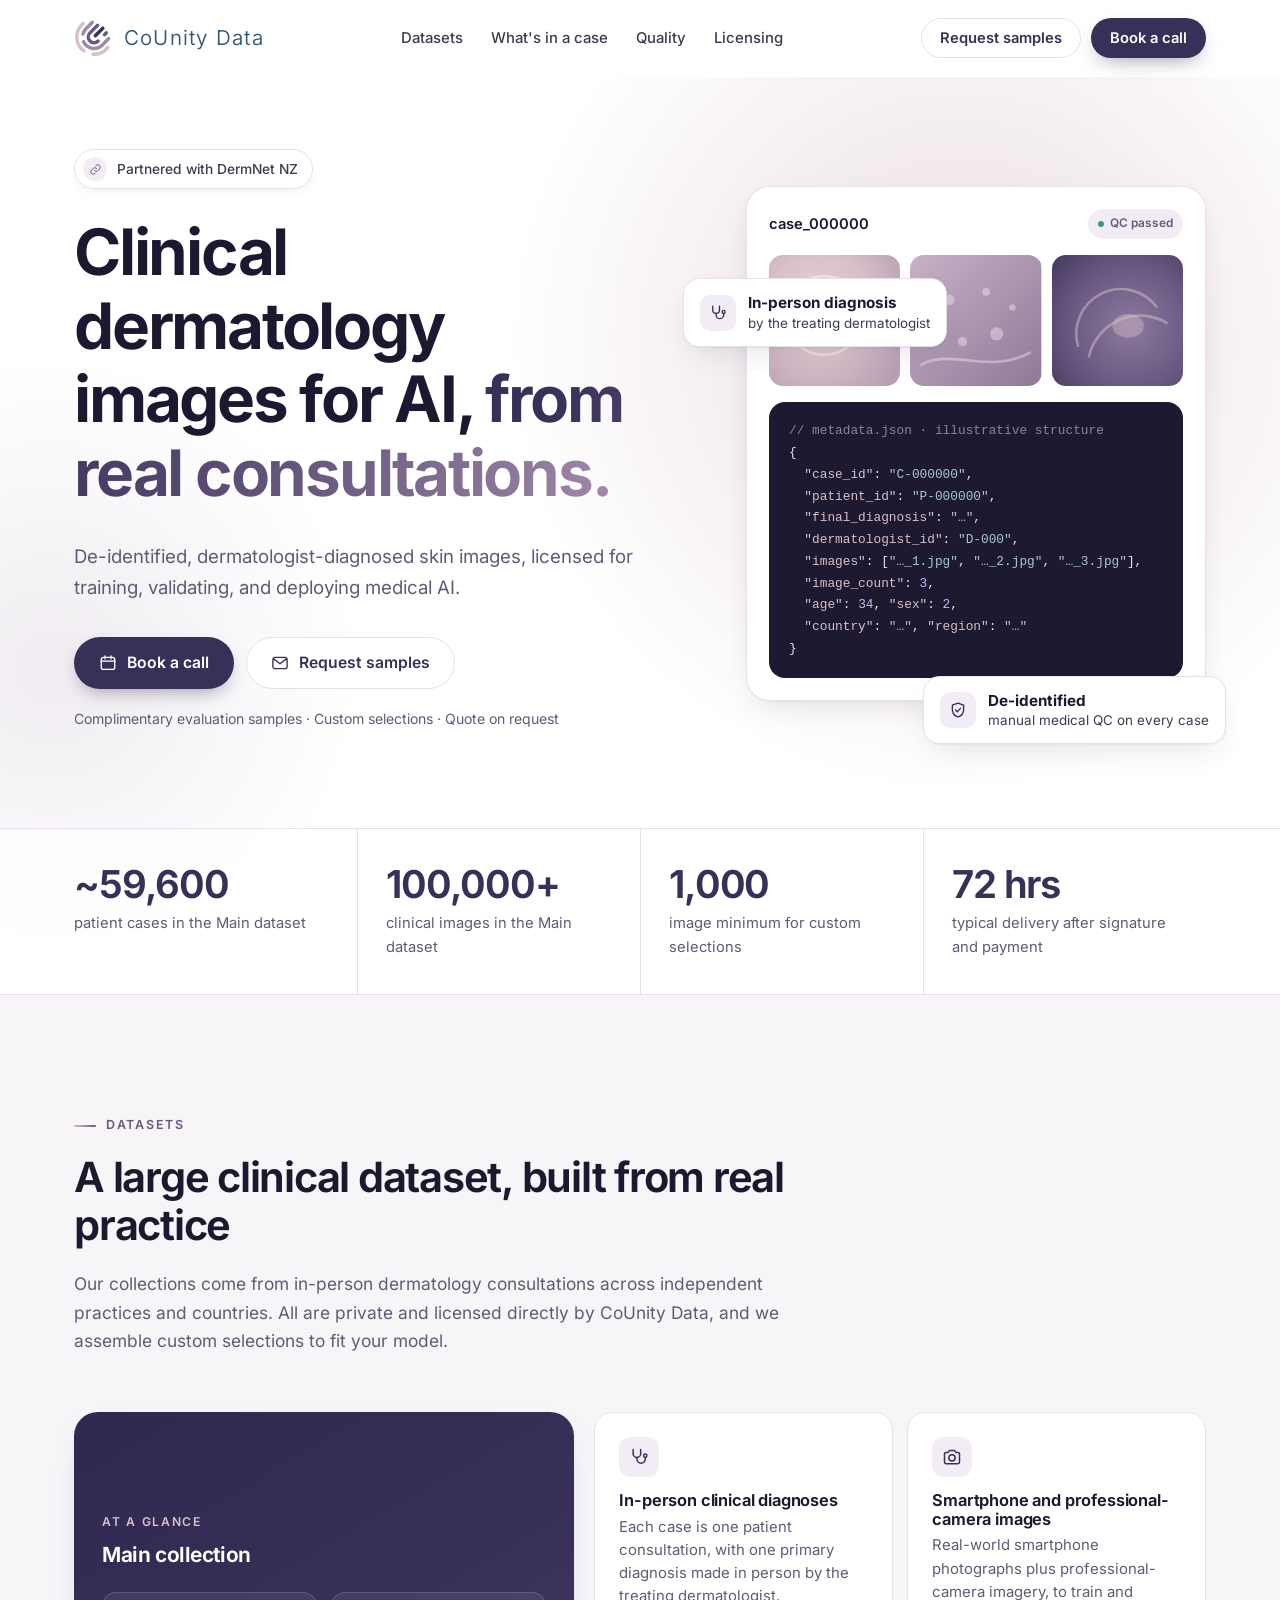
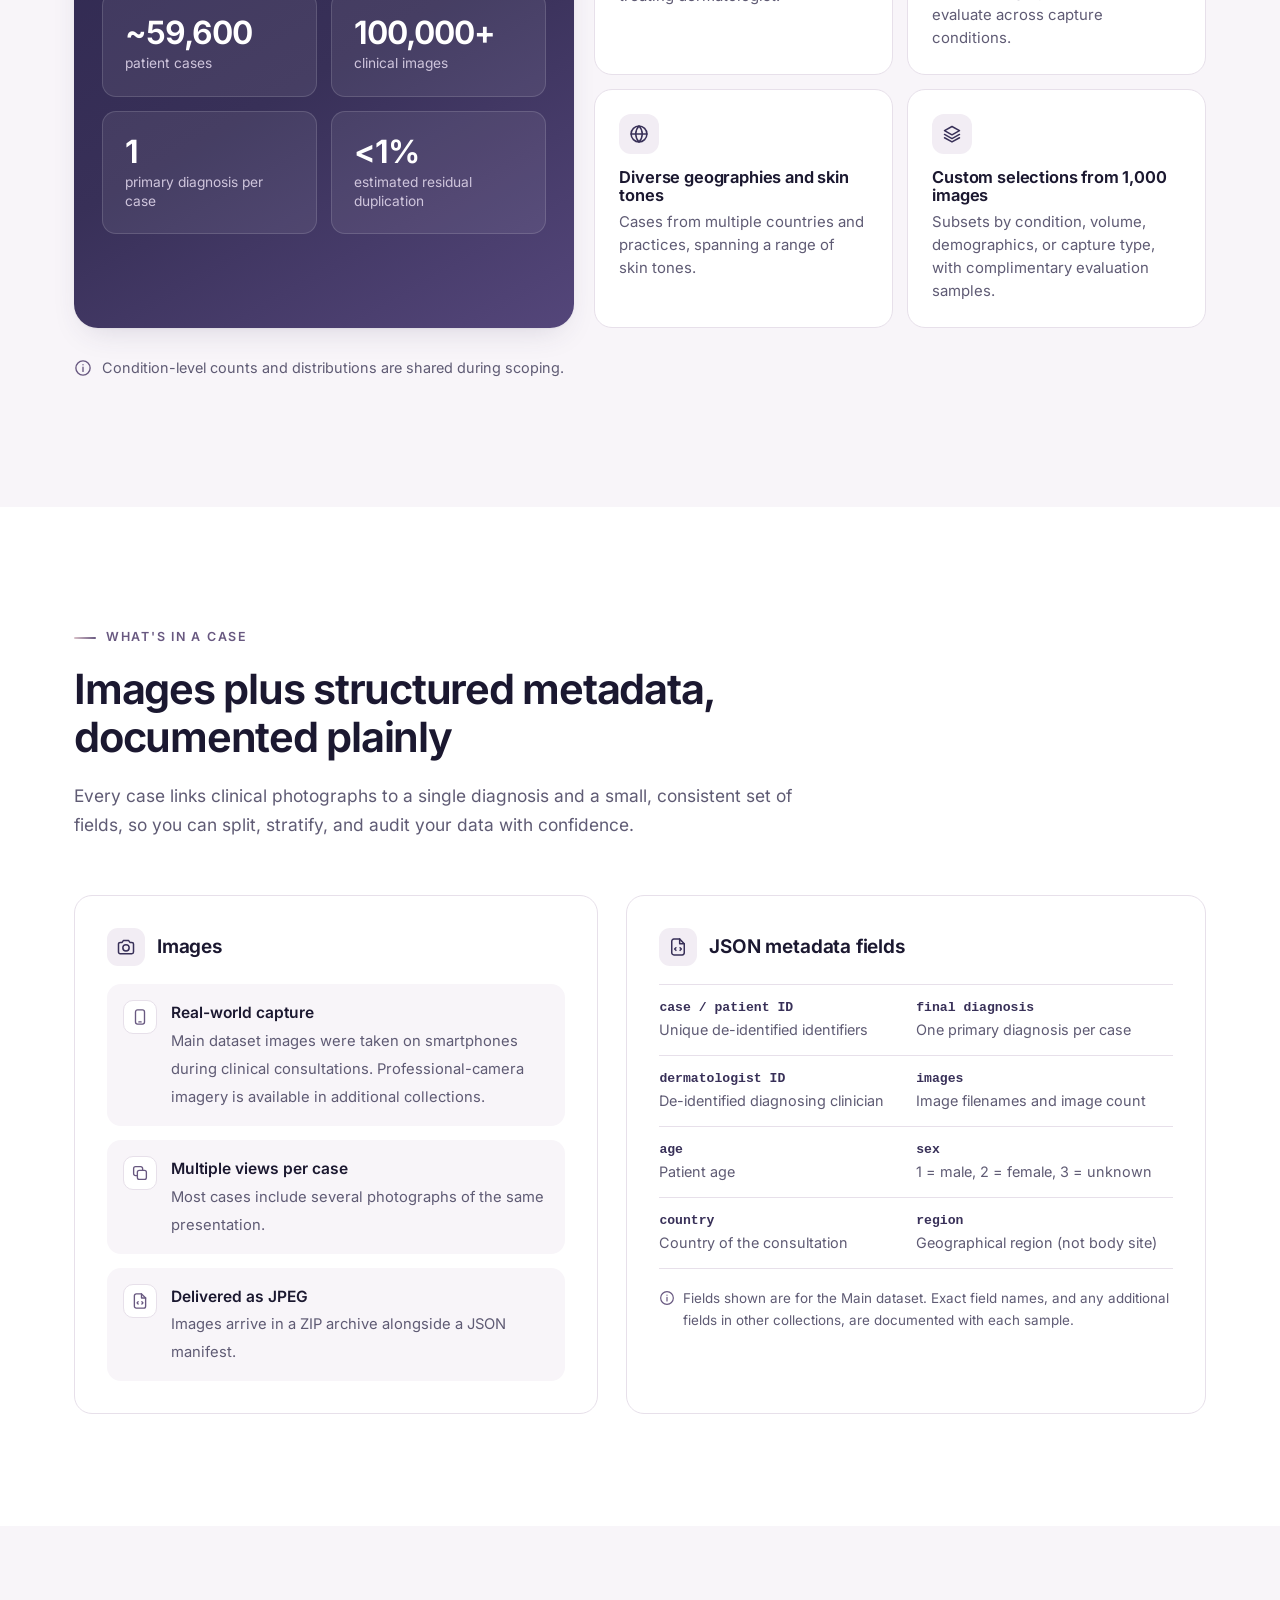
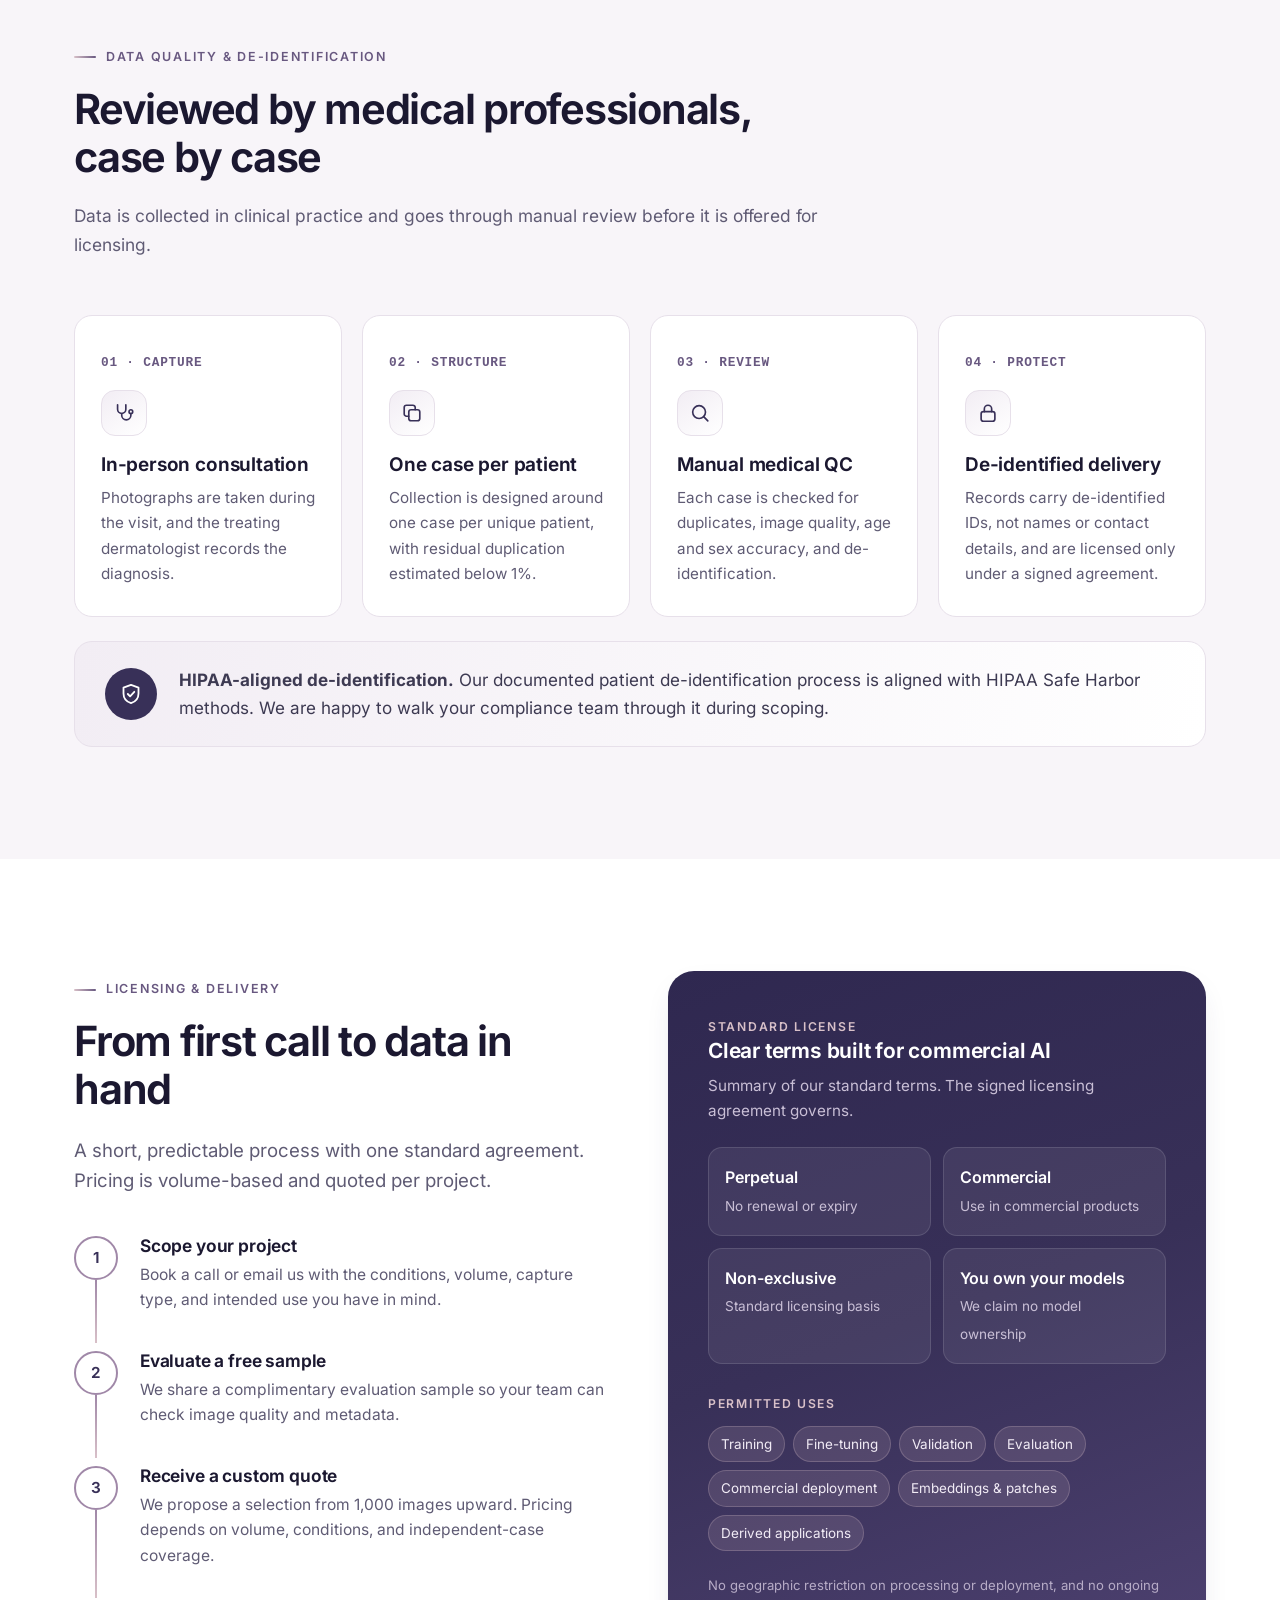
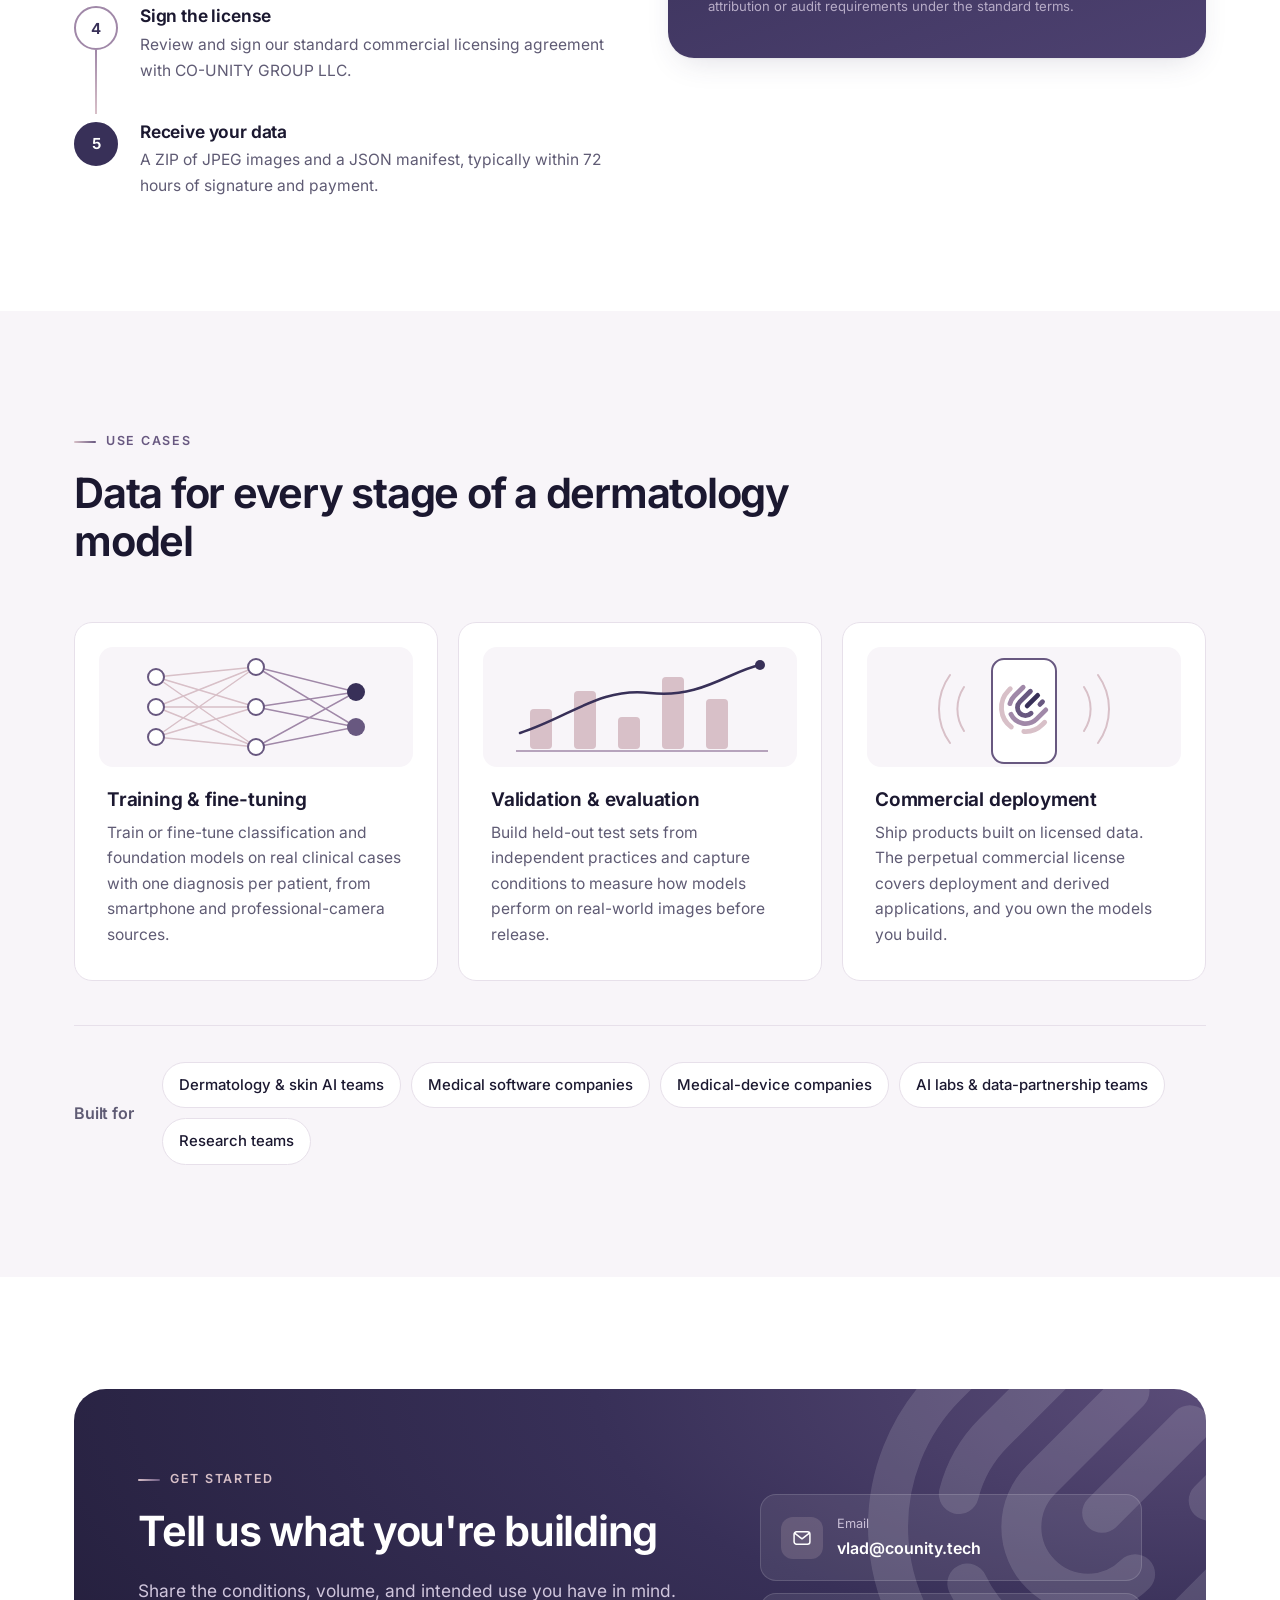
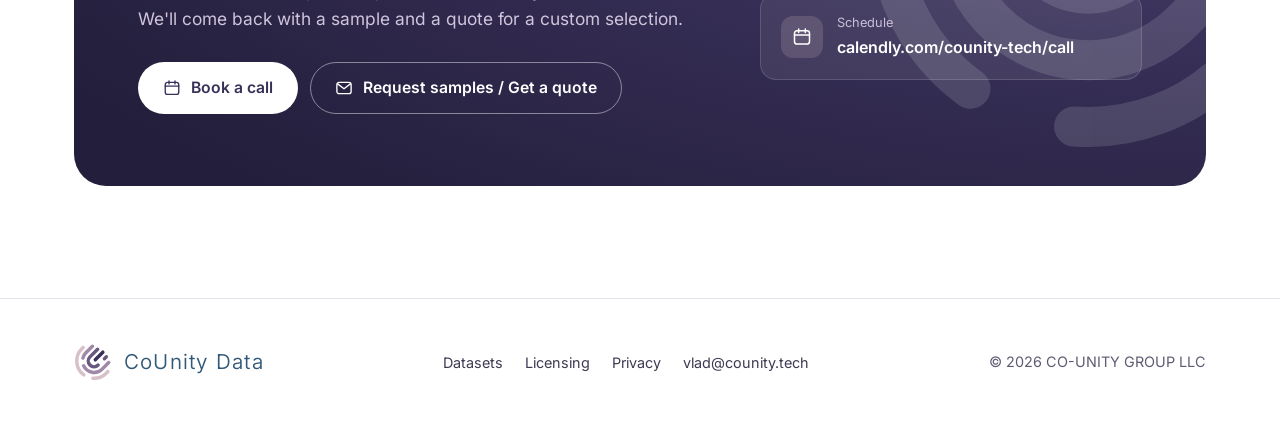
<file: index.html>
<!doctype html>
<html lang="en">
<head>
<meta charset="utf-8">
<meta name="viewport" content="width=device-width, initial-scale=1">
<title>CoUnity Data · Clinical dermatology image datasets for AI</title>
<meta name="description" content="CoUnity Data licenses de-identified, dermatologist-diagnosed clinical skin-image datasets for AI training, validation, and commercial deployment. Partnered with DermNet NZ.">
<link rel="canonical" href="https://counity.tech/">
<meta name="theme-color" content="#383058">
<meta name="robots" content="index, follow">
<meta property="og:type" content="website">
<meta property="og:site_name" content="CoUnity Data">
<meta property="og:title" content="CoUnity Data · Clinical dermatology image datasets for AI">
<meta property="og:description" content="About 59,600 dermatologist-diagnosed patient cases and 100,000+ clinical images, de-identified and licensed for AI training, validation, and deployment. Partnered with DermNet NZ.">
<meta property="og:url" content="https://counity.tech/">
<meta property="og:image" content="https://counity.tech/assets/og-image.png">
<meta property="og:image:width" content="1200">
<meta property="og:image:height" content="630">
<meta property="og:image:alt" content="CoUnity Data: clinical dermatology image datasets for AI">
<meta name="twitter:card" content="summary_large_image">
<meta name="twitter:title" content="CoUnity Data · Clinical dermatology image datasets for AI">
<meta name="twitter:description" content="De-identified, dermatologist-diagnosed skin-image datasets for AI teams. Partnered with DermNet NZ.">
<meta name="twitter:image" content="https://counity.tech/assets/og-image.png">
<link rel="icon" href="/favicon.ico" sizes="32x32">
<link rel="icon" href="/assets/favicon.svg" type="image/svg+xml">
<link rel="apple-touch-icon" href="/assets/apple-touch-icon.png">
<link rel="manifest" href="/site.webmanifest">
<link rel="preload" href="/assets/fonts/inter-latin.woff2" as="font" type="font/woff2" crossorigin>
<link rel="stylesheet" href="/assets/css/styles.css">
<script type="application/ld+json">
{
  "@context": "https://schema.org",
  "@type": "Organization",
  "name": "CoUnity Data",
  "legalName": "CO-UNITY GROUP LLC",
  "url": "https://counity.tech/",
  "logo": "https://counity.tech/assets/logo_CoUnity_Data.jpeg",
  "email": "vlad@counity.tech",
  "foundingDate": "2020",
  "description": "Licensing of de-identified, dermatologist-diagnosed clinical dermatology image datasets for AI training, validation, and commercial deployment."
}
</script>
</head>
<body>
<a class="skip" href="#main">Skip to content</a>

<svg width="0" height="0" style="position:absolute" aria-hidden="true" focusable="false">
  <defs>
    <symbol id="mark" viewBox="-13 13 330 330">
      <g transform="translate(161 169) rotate(45)" fill="none" stroke-linecap="round" stroke-width="30">
        <path stroke="#D8C0C8" d="M-150 -16V0A150 150 0 0 0 23.5 148.1"/>
        <path stroke="#D8C0C8" d="M98.4 113.2A150 150 0 0 0 150 0V-20"/>
        <path stroke="#A088A8" d="M-100 -80V0A100 100 0 0 0 -86 51"/>
        <path stroke="#A088A8" d="M-34 94A100 100 0 0 0 100 0V-80"/>
        <path stroke="#685880" d="M-50 -94V0A50 50 0 0 0 50 0"/>
        <path stroke="#685880" d="M50 -78V-101"/>
        <path stroke="#383058" d="M0 -15V-108"/>
      </g>
    </symbol>
    <symbol id="mark-light" viewBox="-13 13 330 330">
      <g transform="translate(161 169) rotate(45)" fill="none" stroke-linecap="round" stroke-width="30" stroke="#fff">
        <path d="M-150 -16V0A150 150 0 0 0 23.5 148.1"/><path d="M98.4 113.2A150 150 0 0 0 150 0V-20"/>
        <path d="M-100 -80V0A100 100 0 0 0 -86 51"/><path d="M-34 94A100 100 0 0 0 100 0V-80"/>
        <path d="M-50 -94V0A50 50 0 0 0 50 0"/><path d="M50 -78V-101"/><path d="M0 -15V-108"/>
      </g>
    </symbol>
    <symbol id="i-cal" viewBox="0 0 24 24" fill="none" stroke="currentColor" stroke-width="1.8" stroke-linecap="round" stroke-linejoin="round"><rect x="3" y="4.5" width="18" height="16" rx="3"/><path d="M3 9.5h18M8 2.5v4M16 2.5v4"/></symbol>
    <symbol id="i-mail" viewBox="0 0 24 24" fill="none" stroke="currentColor" stroke-width="1.8" stroke-linecap="round" stroke-linejoin="round"><rect x="2.5" y="4.5" width="19" height="15" rx="3"/><path d="m3.5 6.5 8.5 6.5 8.5-6.5"/></symbol>
    <symbol id="i-check" viewBox="0 0 24 24" fill="none" stroke="currentColor" stroke-width="1.8" stroke-linecap="round" stroke-linejoin="round"><circle cx="12" cy="12" r="9.5"/><path d="m7.8 12.3 2.8 2.8 5.6-6"/></symbol>
    <symbol id="i-shield" viewBox="0 0 24 24" fill="none" stroke="currentColor" stroke-width="1.8" stroke-linecap="round" stroke-linejoin="round"><path d="M12 2.8 4.5 5.6v6c0 4.6 3.1 8.2 7.5 9.6 4.4-1.4 7.5-5 7.5-9.6v-6z"/><path d="m8.8 12 2.3 2.3 4.2-4.5"/></symbol>
    <symbol id="i-phone" viewBox="0 0 24 24" fill="none" stroke="currentColor" stroke-width="1.8" stroke-linecap="round" stroke-linejoin="round"><rect x="6" y="2.5" width="12" height="19" rx="2.8"/><path d="M10.5 18.5h3"/></symbol>
    <symbol id="i-camera" viewBox="0 0 24 24" fill="none" stroke="currentColor" stroke-width="1.8" stroke-linecap="round" stroke-linejoin="round"><path d="M3 8.5a2 2 0 0 1 2-2h2.3l1.5-2.2h6.4l1.5 2.2H19a2 2 0 0 1 2 2V18a2 2 0 0 1-2 2H5a2 2 0 0 1-2-2z"/><circle cx="12" cy="13" r="3.8"/></symbol>
    <symbol id="i-file" viewBox="0 0 24 24" fill="none" stroke="currentColor" stroke-width="1.8" stroke-linecap="round" stroke-linejoin="round"><path d="M14 2.5H7a2.5 2.5 0 0 0-2.5 2.5v14A2.5 2.5 0 0 0 7 21.5h10a2.5 2.5 0 0 0 2.5-2.5V8z"/><path d="M14 2.5V8h5.5M9.5 13l-1.5 1.5 1.5 1.5M14.5 13l1.5 1.5-1.5 1.5"/></symbol>
    <symbol id="i-steth" viewBox="0 0 24 24" fill="none" stroke="currentColor" stroke-width="1.8" stroke-linecap="round" stroke-linejoin="round"><path d="M5 3v5a4.5 4.5 0 0 0 9 0V3"/><path d="M9.5 12.5v2a5 5 0 0 0 10 0v-2"/><circle cx="19.5" cy="10.5" r="2"/></symbol>
    <symbol id="i-copy" viewBox="0 0 24 24" fill="none" stroke="currentColor" stroke-width="1.8" stroke-linecap="round" stroke-linejoin="round"><rect x="8.5" y="8.5" width="12" height="12" rx="2.5"/><path d="M15.5 8.5V6a2.5 2.5 0 0 0-2.5-2.5H6A2.5 2.5 0 0 0 3.5 6v7A2.5 2.5 0 0 0 6 15.5h2.5"/></symbol>
    <symbol id="i-search" viewBox="0 0 24 24" fill="none" stroke="currentColor" stroke-width="1.8" stroke-linecap="round" stroke-linejoin="round"><circle cx="11" cy="11" r="7"/><path d="m20.5 20.5-4.5-4.5"/></symbol>
    <symbol id="i-lock" viewBox="0 0 24 24" fill="none" stroke="currentColor" stroke-width="1.8" stroke-linecap="round" stroke-linejoin="round"><rect x="4.5" y="10.5" width="15" height="10.5" rx="2.5"/><path d="M8 10.5V7.5a4 4 0 0 1 8 0v3"/></symbol>
    <symbol id="i-info" viewBox="0 0 24 24" fill="none" stroke="currentColor" stroke-width="1.8" stroke-linecap="round" stroke-linejoin="round"><circle cx="12" cy="12" r="9.5"/><path d="M12 11v5.5M12 7.6v.1"/></symbol>
    <symbol id="i-clock" viewBox="0 0 24 24" fill="none" stroke="currentColor" stroke-width="1.8" stroke-linecap="round" stroke-linejoin="round"><circle cx="12" cy="12" r="9.5"/><path d="M12 6.8V12l3.5 2.2"/></symbol>
    <symbol id="i-link" viewBox="0 0 24 24" fill="none" stroke="currentColor" stroke-width="1.8" stroke-linecap="round" stroke-linejoin="round"><path d="M10 14a4.5 4.5 0 0 0 6.4 0l3-3a4.5 4.5 0 0 0-6.4-6.4l-1 1"/><path d="M14 10a4.5 4.5 0 0 0-6.4 0l-3 3a4.5 4.5 0 0 0 6.4 6.4l1-1"/></symbol>
    <symbol id="i-globe" viewBox="0 0 24 24" fill="none" stroke="currentColor" stroke-width="1.8" stroke-linecap="round" stroke-linejoin="round"><circle cx="12" cy="12" r="9.5"/><path d="M2.5 12h19M12 2.5c2.6 2.7 3.9 5.9 3.9 9.5s-1.3 6.8-3.9 9.5c-2.6-2.7-3.9-5.9-3.9-9.5s1.3-6.8 3.9-9.5z"/></symbol>
    <symbol id="i-layers" viewBox="0 0 24 24" fill="none" stroke="currentColor" stroke-width="1.8" stroke-linecap="round" stroke-linejoin="round"><path d="m12 3 9 5-9 5-9-5z"/><path d="m3 12.5 9 5 9-5M3 16.5l9 5 9-5"/></symbol>
    <symbol id="i-arrow" viewBox="0 0 24 24" fill="none" stroke="currentColor" stroke-width="2" stroke-linecap="round" stroke-linejoin="round"><path d="M5 12h14M13 6l6 6-6 6"/></symbol>
    <symbol id="i-menu" viewBox="0 0 24 24" fill="none" stroke="currentColor" stroke-width="2" stroke-linecap="round"><path d="M4 7h16M4 12h16M4 17h16"/></symbol>
    <symbol id="i-close" viewBox="0 0 24 24" fill="none" stroke="currentColor" stroke-width="2" stroke-linecap="round"><path d="M6 6l12 12M18 6 6 18"/></symbol>
  </defs>
</svg>

<header class="site-header" id="top">
  <div class="container nav">
    <a class="brand" href="/" aria-label="CoUnity Data home">
      <svg aria-hidden="true"><use href="#mark"/></svg>
      <span>CoUnity Data</span>
    </a>
    <nav aria-label="Primary">
      <ul class="nav-links" id="nav-links">
        <li><a href="#datasets">Datasets</a></li>
        <li><a href="#case">What's in a case</a></li>
        <li><a href="#quality">Quality</a></li>
        <li><a href="#licensing">Licensing</a></li>
      </ul>
    </nav>
    <div class="nav-cta">
      <a class="btn btn--ghost" href="#contact">Request samples</a>
      <a class="btn btn--primary" href="https://calendly.com/counity-tech/call" target="_blank" rel="noopener">Book a call</a>
      <button class="nav-toggle" type="button" aria-controls="nav-links" aria-expanded="false" aria-label="Open menu">
        <svg aria-hidden="true"><use href="#i-menu"/></svg>
      </button>
    </div>
  </div>
</header>

<main id="main">

<!-- HERO -->
<section class="hero" aria-labelledby="hero-title">
  <div class="container hero-grid">
    <div>
      <p class="badge"><span class="dot"><svg aria-hidden="true"><use href="#i-link"/></svg></span>Partnered with DermNet NZ</p>
      <h1 id="hero-title">Clinical dermatology images for AI, <span class="accent">from real consultations.</span></h1>
      <p class="lead">De-identified, dermatologist-diagnosed skin images, licensed for training, validating, and deploying medical AI.</p>
      <div class="btn-row">
        <a class="btn btn--primary" href="https://calendly.com/counity-tech/call" target="_blank" rel="noopener"><svg aria-hidden="true"><use href="#i-cal"/></svg>Book a call</a>
        <a class="btn btn--ghost" href="mailto:vlad@counity.tech?subject=Sample%20request%20%E2%80%93%20CoUnity%20Data&amp;body=Hi%20Vlad%2C%0A%0AWe%27d%20like%20to%20evaluate%20a%20sample.%0A%0ACompany%3A%0AConditions%20of%20interest%3A%0AApproximate%20volume%3A%0AIntended%20use%20(training%20%2F%20validation%20%2F%20deployment)%3A%0A%0AThanks"><svg aria-hidden="true"><use href="#i-mail"/></svg>Request samples</a>
      </div>
      <p class="hero-note">Complimentary evaluation samples · Custom selections · Quote on request</p>
    </div>

    <div class="hero-visual" aria-hidden="true">
      <div class="case-card">
        <div class="case-card__head">
          <strong>case_000000</strong>
          <span class="pill">QC passed</span>
        </div>
        <div class="tiles">
          <div class="tile"><svg viewBox="0 0 100 100" preserveAspectRatio="xMidYMid slice"><defs><radialGradient id="t1" cx="38%" cy="40%" r="75%"><stop offset="0" stop-color="#e9d6da"/><stop offset=".55" stop-color="#d8c0c8"/><stop offset="1" stop-color="#b9a0b4"/></radialGradient></defs><rect width="100" height="100" fill="url(#t1)"/><g fill="none" stroke="#fff" stroke-opacity=".45" stroke-width="2"><circle cx="42" cy="46" r="10"/><circle cx="42" cy="46" r="20"/><circle cx="42" cy="46" r="30"/></g><circle cx="42" cy="46" r="5" fill="#685880" fill-opacity=".55"/></svg></div>
          <div class="tile"><svg viewBox="0 0 100 100" preserveAspectRatio="xMidYMid slice"><defs><linearGradient id="t2" x1="0" y1="0" x2="1" y2="1"><stop offset="0" stop-color="#c7b2c7"/><stop offset="1" stop-color="#8f7899"/></linearGradient></defs><rect width="100" height="100" fill="url(#t2)"/><g fill="#fff" fill-opacity=".35"><circle cx="30" cy="34" r="4"/><circle cx="58" cy="28" r="3"/><circle cx="66" cy="60" r="5"/><circle cx="40" cy="66" r="3.5"/><circle cx="78" cy="40" r="2.5"/></g><path d="M8 84 C 30 70, 60 92, 92 74" stroke="#fff" stroke-opacity=".35" stroke-width="2" fill="none"/></svg></div>
          <div class="tile"><svg viewBox="0 0 100 100" preserveAspectRatio="xMidYMid slice"><defs><radialGradient id="t3" cx="60%" cy="55%" r="80%"><stop offset="0" stop-color="#8c7a9e"/><stop offset=".6" stop-color="#685880"/><stop offset="1" stop-color="#45395f"/></radialGradient></defs><rect width="100" height="100" fill="url(#t3)"/><g fill="none" stroke="#d8c0c8" stroke-opacity=".5" stroke-width="2"><path d="M20 70 A 34 34 0 0 1 80 40"/><path d="M28 78 A 40 40 0 0 1 88 52"/></g><ellipse cx="58" cy="54" rx="12" ry="9" fill="#d8c0c8" fill-opacity=".4"/></svg></div>
        </div>
<pre class="json"><span class="c">// metadata.json · illustrative structure</span>
{
  <span class="k">"case_id"</span>: <span class="s">"C-000000"</span>,
  <span class="k">"patient_id"</span>: <span class="s">"P-000000"</span>,
  <span class="k">"final_diagnosis"</span>: <span class="s">"…"</span>,
  <span class="k">"dermatologist_id"</span>: <span class="s">"D-000"</span>,
  <span class="k">"images"</span>: [<span class="s">"…_1.jpg"</span>, <span class="s">"…_2.jpg"</span>, <span class="s">"…_3.jpg"</span>],
  <span class="k">"image_count"</span>: <span class="n">3</span>,
  <span class="k">"age"</span>: <span class="n">34</span>, <span class="k">"sex"</span>: <span class="n">2</span>,
  <span class="k">"country"</span>: <span class="s">"…"</span>, <span class="k">"region"</span>: <span class="s">"…"</span>
}</pre>
      </div>
      <div class="float-chip chip-1"><span class="ic"><svg><use href="#i-steth"/></svg></span><span><b>In-person diagnosis</b>by the treating dermatologist</span></div>
      <div class="float-chip chip-2"><span class="ic"><svg><use href="#i-shield"/></svg></span><span><b>De-identified</b>manual medical QC on every case</span></div>
    </div>
  </div>

  <div class="stats">
    <div class="container stats-grid">
      <div class="stat"><div class="num">~59,600</div><div class="lbl">patient cases in the Main dataset</div></div>
      <div class="stat"><div class="num">100,000+</div><div class="lbl">clinical images in the Main dataset</div></div>
      <div class="stat"><div class="num">1,000</div><div class="lbl">image minimum for custom selections</div></div>
      <div class="stat"><div class="num">72 hrs</div><div class="lbl">typical delivery after signature and payment</div></div>
    </div>
  </div>
</section>

<!-- DATASETS -->
<section class="section section--soft" id="datasets" aria-labelledby="datasets-title">
  <div class="container">
    <div class="section-head">
      <span class="eyebrow">Datasets</span>
      <h2 id="datasets-title">A large clinical dataset, built from real practice</h2>
      <p>Our collections come from in-person dermatology consultations across independent practices and countries. All are private and licensed directly by CoUnity Data, and we assemble custom selections to fit your model.</p>
    </div>

    <div class="overview">
      <div class="overview-figures">
        <div class="ov-head"><span>At a glance</span><p>Main collection</p></div>
        <div class="figure"><div class="num">~59,600</div><div class="lbl">patient cases</div></div>
        <div class="figure"><div class="num">100,000+</div><div class="lbl">clinical images</div></div>
        <div class="figure"><div class="num">1</div><div class="lbl">primary diagnosis per case</div></div>
        <div class="figure"><div class="num">&lt;1%</div><div class="lbl">estimated residual duplication</div></div>
      </div>
      <div class="overview-features">
        <div class="feature"><span class="ic"><svg aria-hidden="true"><use href="#i-steth"/></svg></span><h3>In-person clinical diagnoses</h3><p>Each case is one patient consultation, with one primary diagnosis made in person by the treating dermatologist.</p></div>
        <div class="feature"><span class="ic"><svg aria-hidden="true"><use href="#i-camera"/></svg></span><h3>Smartphone and professional-camera images</h3><p>Real-world smartphone photographs plus professional-camera imagery, to train and evaluate across capture conditions.</p></div>
        <div class="feature"><span class="ic"><svg aria-hidden="true"><use href="#i-globe"/></svg></span><h3>Diverse geographies and skin tones</h3><p>Cases from multiple countries and practices, spanning a range of skin tones.</p></div>
        <div class="feature"><span class="ic"><svg aria-hidden="true"><use href="#i-layers"/></svg></span><h3>Custom selections from 1,000 images</h3><p>Subsets by condition, volume, demographics, or capture type, with complimentary evaluation samples.</p></div>
      </div>
    </div>

    <p class="note"><svg aria-hidden="true"><use href="#i-info"/></svg><span>Condition-level counts and distributions are shared during scoping.</span></p>
  </div>
</section>

<!-- WHAT'S IN A CASE -->
<section class="section" id="case" aria-labelledby="case-title">
  <div class="container">
    <div class="section-head">
      <span class="eyebrow">What's in a case</span>
      <h2 id="case-title">Images plus structured metadata, documented plainly</h2>
      <p>Every case links clinical photographs to a single diagnosis and a small, consistent set of fields, so you can split, stratify, and audit your data with confidence.</p>
    </div>

    <div class="anatomy">
      <div class="panel">
        <h3><span class="ic"><svg aria-hidden="true"><use href="#i-camera"/></svg></span>Images</h3>
        <div class="image-spec">
          <div class="spec"><span class="ic"><svg aria-hidden="true"><use href="#i-phone"/></svg></span><div><b>Real-world capture</b><span>Main dataset images were taken on smartphones during clinical consultations. Professional-camera imagery is available in additional collections.</span></div></div>
          <div class="spec"><span class="ic"><svg aria-hidden="true"><use href="#i-copy"/></svg></span><div><b>Multiple views per case</b><span>Most cases include several photographs of the same presentation.</span></div></div>
          <div class="spec"><span class="ic"><svg aria-hidden="true"><use href="#i-file"/></svg></span><div><b>Delivered as JPEG</b><span>Images arrive in a ZIP archive alongside a JSON manifest.</span></div></div>
        </div>
      </div>

      <div class="panel">
        <h3><span class="ic"><svg aria-hidden="true"><use href="#i-file"/></svg></span>JSON metadata fields</h3>
        <dl class="fields">
          <div class="field"><dt>case / patient ID</dt><dd>Unique de-identified identifiers</dd></div>
          <div class="field"><dt>final diagnosis</dt><dd>One primary diagnosis per case</dd></div>
          <div class="field"><dt>dermatologist ID</dt><dd>De-identified diagnosing clinician</dd></div>
          <div class="field"><dt>images</dt><dd>Image filenames and image count</dd></div>
          <div class="field"><dt>age</dt><dd>Patient age</dd></div>
          <div class="field"><dt>sex</dt><dd>1 = male, 2 = female, 3 = unknown</dd></div>
          <div class="field"><dt>country</dt><dd>Country of the consultation</dd></div>
          <div class="field"><dt>region</dt><dd>Geographical region (not body site)</dd></div>
        </dl>
        <p class="schema-note"><svg aria-hidden="true"><use href="#i-info"/></svg><span>Fields shown are for the Main dataset. Exact field names, and any additional fields in other collections, are documented with each sample.</span></p>
      </div>
    </div>

  </div>
</section>

<!-- QUALITY -->
<section class="section section--soft" id="quality" aria-labelledby="quality-title">
  <div class="container">
    <div class="section-head">
      <span class="eyebrow">Data quality &amp; de-identification</span>
      <h2 id="quality-title">Reviewed by medical professionals, case by case</h2>
      <p>Data is collected in clinical practice and goes through manual review before it is offered for licensing.</p>
    </div>
    <div class="process">
      <div class="step"><span class="num">01 · CAPTURE</span><div class="ic"><svg aria-hidden="true"><use href="#i-steth"/></svg></div><h3>In-person consultation</h3><p>Photographs are taken during the visit, and the treating dermatologist records the diagnosis.</p></div>
      <div class="step"><span class="num">02 · STRUCTURE</span><div class="ic"><svg aria-hidden="true"><use href="#i-copy"/></svg></div><h3>One case per patient</h3><p>Collection is designed around one case per unique patient, with residual duplication estimated below 1%.</p></div>
      <div class="step"><span class="num">03 · REVIEW</span><div class="ic"><svg aria-hidden="true"><use href="#i-search"/></svg></div><h3>Manual medical QC</h3><p>Each case is checked for duplicates, image quality, age and sex accuracy, and de-identification.</p></div>
      <div class="step"><span class="num">04 · PROTECT</span><div class="ic"><svg aria-hidden="true"><use href="#i-lock"/></svg></div><h3>De-identified delivery</h3><p>Records carry de-identified IDs, not names or contact details, and are licensed only under a signed agreement.</p></div>
    </div>
    <div class="hipaa">
      <span class="ic"><svg aria-hidden="true"><use href="#i-shield"/></svg></span>
      <p><strong>HIPAA-aligned de-identification.</strong> Our documented patient de-identification process is aligned with HIPAA Safe Harbor methods. We are happy to walk your compliance team through it during scoping.</p>
    </div>
  </div>
</section>

<!-- LICENSING -->
<section class="section" id="licensing" aria-labelledby="licensing-title">
  <div class="container license">
    <div>
      <span class="eyebrow">Licensing &amp; delivery</span>
      <h2 id="licensing-title">From first call to data in hand</h2>
      <p class="lead" style="margin-bottom:40px">A short, predictable process with one standard agreement. Pricing is volume-based and quoted per project.</p>
      <ol class="timeline">
        <li><span class="n">1</span><h3>Scope your project</h3><p>Book a call or email us with the conditions, volume, capture type, and intended use you have in mind.</p></li>
        <li><span class="n">2</span><h3>Evaluate a free sample</h3><p>We share a complimentary evaluation sample so your team can check image quality and metadata.</p></li>
        <li><span class="n">3</span><h3>Receive a custom quote</h3><p>We propose a selection from 1,000 images upward. Pricing depends on volume, conditions, and independent-case coverage.</p></li>
        <li><span class="n">4</span><h3>Sign the license</h3><p>Review and sign our standard commercial licensing agreement with CO-UNITY GROUP LLC.</p></li>
        <li><span class="n">5</span><h3>Receive your data</h3><p>A ZIP of JPEG images and a JSON manifest, typically within 72 hours of signature and payment.</p></li>
      </ol>
    </div>

    <aside class="terms" aria-label="Standard license terms">
      <span class="label">Standard license</span>
      <h3>Clear terms built for commercial AI</h3>
      <p class="sub">Summary of our standard terms. The signed licensing agreement governs.</p>
      <div class="term-grid">
        <div class="term"><b>Perpetual</b><span>No renewal or expiry</span></div>
        <div class="term"><b>Commercial</b><span>Use in commercial products</span></div>
        <div class="term"><b>Non-exclusive</b><span>Standard licensing basis</span></div>
        <div class="term"><b>You own your models</b><span>We claim no model ownership</span></div>
      </div>
      <span class="label">Permitted uses</span>
      <ul class="uses">
        <li>Training</li><li>Fine-tuning</li><li>Validation</li><li>Evaluation</li><li>Commercial deployment</li><li>Embeddings &amp; patches</li><li>Derived applications</li>
      </ul>
      <p class="fine">No geographic restriction on processing or deployment, and no ongoing attribution or audit requirements under the standard terms.</p>
    </aside>
  </div>
</section>

<!-- USE CASES -->
<section class="section section--soft" id="use-cases" aria-labelledby="uc-title">
  <div class="container">
    <div class="section-head">
      <span class="eyebrow">Use cases</span>
      <h2 id="uc-title">Data for every stage of a dermatology model</h2>
    </div>
    <div class="usecases">
      <article class="uc">
        <div class="art" aria-hidden="true"><svg viewBox="0 0 320 120" preserveAspectRatio="xMidYMid slice"><g fill="none" stroke-width="1.5"><g stroke="#d8c0c8"><path d="M60 30 160 20M60 30 160 60M60 30 160 100M60 60 160 20M60 60 160 60M60 60 160 100M60 90 160 20M60 90 160 60M60 90 160 100"/></g><g stroke="#a088a8"><path d="M160 20 260 45M160 60 260 45M160 100 260 45M160 20 260 80M160 60 260 80M160 100 260 80"/></g></g><g fill="#fff" stroke="#685880" stroke-width="2"><circle cx="60" cy="30" r="8"/><circle cx="60" cy="60" r="8"/><circle cx="60" cy="90" r="8"/><circle cx="160" cy="20" r="8"/><circle cx="160" cy="60" r="8"/><circle cx="160" cy="100" r="8"/></g><circle cx="260" cy="45" r="9" fill="#383058"/><circle cx="260" cy="80" r="9" fill="#685880"/></svg></div>
        <h3>Training &amp; fine-tuning</h3>
        <p>Train or fine-tune classification and foundation models on real clinical cases with one diagnosis per patient, from smartphone and professional-camera sources.</p>
      </article>
      <article class="uc">
        <div class="art" aria-hidden="true"><svg viewBox="0 0 320 120" preserveAspectRatio="xMidYMid slice"><g fill="#d8c0c8"><rect x="50" y="62" width="22" height="40" rx="4"/><rect x="94" y="44" width="22" height="58" rx="4"/><rect x="138" y="70" width="22" height="32" rx="4"/><rect x="182" y="30" width="22" height="72" rx="4"/><rect x="226" y="52" width="22" height="50" rx="4"/></g><path d="M40 86 C 90 70, 120 40, 170 46 S 250 24, 280 18" fill="none" stroke="#383058" stroke-width="2.5" stroke-linecap="round"/><circle cx="280" cy="18" r="5" fill="#383058"/><path d="M36 104h252" stroke="#a088a8" stroke-width="1.5"/></svg></div>
        <h3>Validation &amp; evaluation</h3>
        <p>Build held-out test sets from independent practices and capture conditions to measure how models perform on real-world images before release.</p>
      </article>
      <article class="uc">
        <div class="art" aria-hidden="true"><svg viewBox="0 0 320 120" preserveAspectRatio="xMidYMid slice"><rect x="128" y="12" width="64" height="104" rx="12" fill="#fff" stroke="#685880" stroke-width="2"/><g transform="translate(160 62) scale(.16)"><use href="#mark" x="-165" y="-165" width="330" height="330"/></g><g fill="none" stroke="#d8c0c8" stroke-width="2" stroke-linecap="round"><path d="M100 40a40 40 0 0 0 0 44M86 28a58 58 0 0 0 0 68M220 40a40 40 0 0 1 0 44M234 28a58 58 0 0 1 0 68"/></g></svg></div>
        <h3>Commercial deployment</h3>
        <p>Ship products built on licensed data. The perpetual commercial license covers deployment and derived applications, and you own the models you build.</p>
      </article>
    </div>
    <div class="audience">
      <h3>Built for</h3>
      <ul class="aud-list">
        <li>Dermatology &amp; skin AI teams</li>
        <li>Medical software companies</li>
        <li>Medical-device companies</li>
        <li>AI labs &amp; data-partnership teams</li>
        <li>Research teams</li>
      </ul>
    </div>
  </div>
</section>

<!-- CONTACT -->
<section class="cta" id="contact" aria-labelledby="contact-title">
  <div class="container">
    <div class="cta-box">
      <svg class="mark-bg" aria-hidden="true"><use href="#mark-light"/></svg>
      <div style="position:relative;z-index:1">
        <span class="eyebrow" style="color:#d8c0c8">Get started</span>
        <h2 id="contact-title">Tell us what you're building</h2>
        <p>Share the conditions, volume, and intended use you have in mind. We'll come back with a sample and a quote for a custom selection.</p>
        <div class="btn-row" style="margin-top:28px">
          <a class="btn btn--light" href="https://calendly.com/counity-tech/call" target="_blank" rel="noopener"><svg aria-hidden="true"><use href="#i-cal"/></svg>Book a call</a>
          <a class="btn btn--outline-light" href="mailto:vlad@counity.tech?subject=Sample%20request%20%E2%80%93%20CoUnity%20Data&amp;body=Hi%20Vlad%2C%0A%0AWe%27d%20like%20to%20evaluate%20a%20sample%20and%20get%20a%20quote.%0A%0ACompany%3A%0AConditions%20of%20interest%3A%0AApproximate%20volume%3A%0AIntended%20use%20(training%20%2F%20validation%20%2F%20deployment)%3A%0A%0AThanks"><svg aria-hidden="true"><use href="#i-mail"/></svg>Request samples / Get a quote</a>
        </div>
      </div>
      <div class="contact-list">
        <a class="contact-item" href="mailto:vlad@counity.tech"><span class="ic"><svg aria-hidden="true"><use href="#i-mail"/></svg></span><span><small>Email</small><b>vlad@counity.tech</b></span></a>
        <a class="contact-item" href="https://calendly.com/counity-tech/call" target="_blank" rel="noopener"><span class="ic"><svg aria-hidden="true"><use href="#i-cal"/></svg></span><span><small>Schedule</small><b>calendly.com/counity-tech/call</b></span></a>
      </div>
    </div>
  </div>
</section>

</main>

<footer class="site-footer">
  <div class="container footer-grid">
    <a class="brand" href="/" aria-label="CoUnity Data home"><svg aria-hidden="true"><use href="#mark"/></svg><span>CoUnity Data</span></a>
    <ul class="footer-links">
      <li><a href="#datasets">Datasets</a></li>
      <li><a href="#licensing">Licensing</a></li>
      <li><a href="/privacy.html">Privacy</a></li>
      <li><a href="mailto:vlad@counity.tech">vlad@counity.tech</a></li>
    </ul>
    <p>© 2026 CO-UNITY GROUP LLC</p>
  </div>
</footer>

<script src="/assets/js/main.js" defer></script>
</body>
</html>
</file>
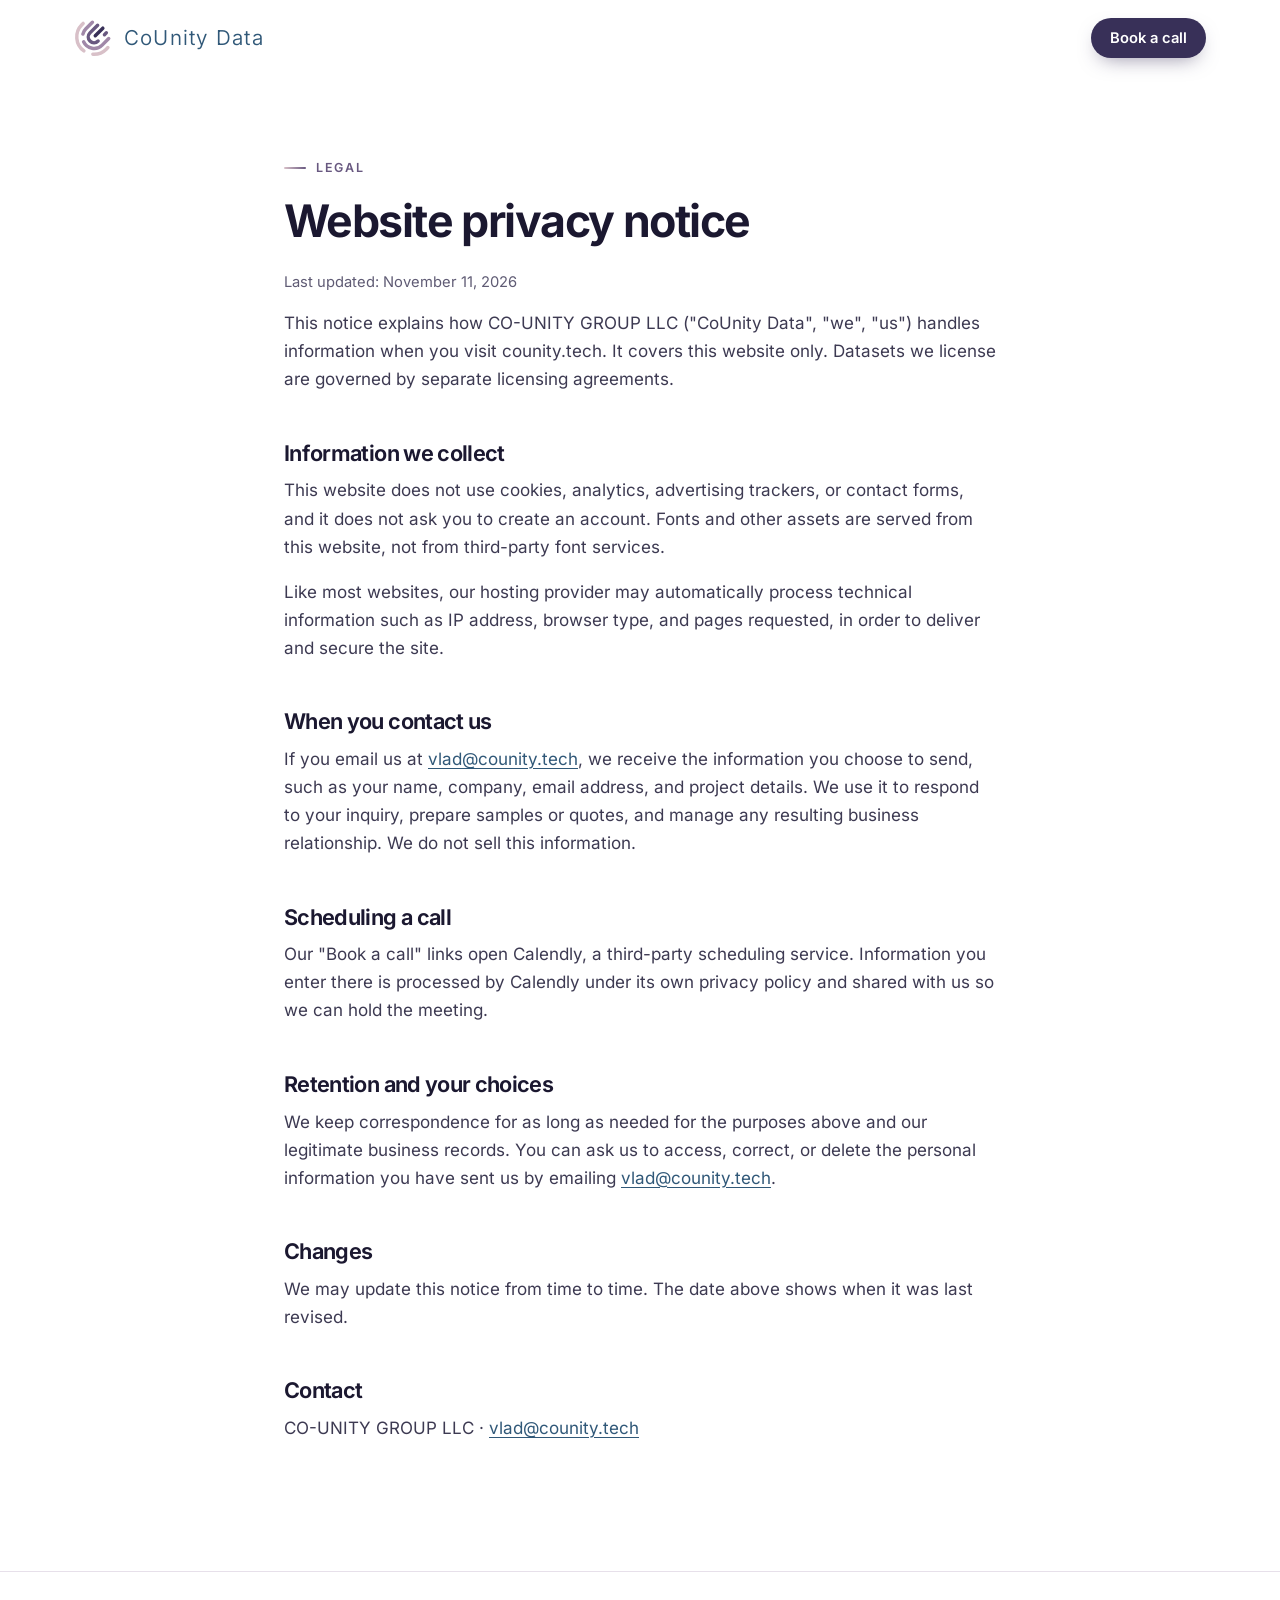
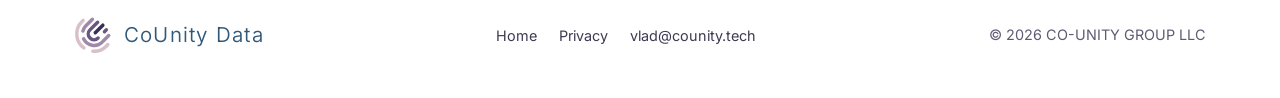
<file: privacy.html>
<!doctype html>
<html lang="en">
<head>
<meta charset="utf-8">
<title>Privacy · CoUnity Data</title>
<meta name="description" content="How the CoUnity Data website (counity.tech) handles visitor information.">
<link rel="canonical" href="https://counity.tech/privacy.html">
<meta name="viewport" content="width=device-width, initial-scale=1">
<meta name="theme-color" content="#383058">
<link rel="icon" href="/favicon.ico" sizes="32x32">
<link rel="icon" href="/assets/favicon.svg" type="image/svg+xml">
<link rel="apple-touch-icon" href="/assets/apple-touch-icon.png">
<link rel="stylesheet" href="/assets/css/styles.css">
</head>
<body>
<a class="skip" href="#main">Skip to content</a>
<header class="site-header">
  <div class="container nav">
    <a class="brand" href="/" aria-label="CoUnity Data home"><img src="/assets/mark.svg" alt="" width="38" height="38" style="width:38px;height:38px"><span>CoUnity Data</span></a>
    <div class="nav-cta" style="display:flex">
      <a class="btn btn--primary" href="https://calendly.com/counity-tech/call" target="_blank" rel="noopener">Book a call</a>
    </div>
  </div>
</header>
<main id="main" class="page">
  <div class="container prose">
    <span class="eyebrow">Legal</span>
    <h1>Website privacy notice</h1>
    <p class="updated">Last updated: November 11, 2026</p>
    <p>This notice explains how CO-UNITY GROUP LLC ("CoUnity Data", "we", "us") handles information when you visit counity.tech. It covers this website only. Datasets we license are governed by separate licensing agreements.</p>

    <h2>Information we collect</h2>
    <p>This website does not use cookies, analytics, advertising trackers, or contact forms, and it does not ask you to create an account. Fonts and other assets are served from this website, not from third-party font services.</p>
    <p>Like most websites, our hosting provider may automatically process technical information such as IP address, browser type, and pages requested, in order to deliver and secure the site.</p>

    <h2>When you contact us</h2>
    <p>If you email us at <a href="mailto:vlad@counity.tech">vlad@counity.tech</a>, we receive the information you choose to send, such as your name, company, email address, and project details. We use it to respond to your inquiry, prepare samples or quotes, and manage any resulting business relationship. We do not sell this information.</p>

    <h2>Scheduling a call</h2>
    <p>Our "Book a call" links open Calendly, a third-party scheduling service. Information you enter there is processed by Calendly under its own privacy policy and shared with us so we can hold the meeting.</p>

    <h2>Retention and your choices</h2>
    <p>We keep correspondence for as long as needed for the purposes above and our legitimate business records. You can ask us to access, correct, or delete the personal information you have sent us by emailing <a href="mailto:vlad@counity.tech">vlad@counity.tech</a>.</p>

    <h2>Changes</h2>
    <p>We may update this notice from time to time. The date above shows when it was last revised.</p>

    <h2>Contact</h2>
    <p>CO-UNITY GROUP LLC · <a href="mailto:vlad@counity.tech">vlad@counity.tech</a></p>
  </div>
</main>
<footer class="site-footer">
  <div class="container footer-grid">
    <a class="brand" href="/" aria-label="CoUnity Data home"><img src="/assets/mark.svg" alt="" width="38" height="38" style="width:38px;height:38px"><span>CoUnity Data</span></a>
    <ul class="footer-links">
      <li><a href="/">Home</a></li>
      <li><a href="/privacy.html">Privacy</a></li>
      <li><a href="mailto:vlad@counity.tech">vlad@counity.tech</a></li>
    </ul>
    <p>© 2026 CO-UNITY GROUP LLC</p>
  </div>
</footer>
</body>
</html>
</file>
<file: assets/css/styles.css>
/* CoUnity Data — counity.tech */
@font-face{font-family:"Inter";font-style:normal;font-weight:300 700;font-display:swap;src:url("../fonts/inter-latin.woff2") format("woff2");unicode-range:U+0000-00FF,U+0131,U+0152-0153,U+02BB-02BC,U+02C6,U+02DA,U+02DC,U+0304,U+0308,U+0329,U+2000-206F,U+20AC,U+2122,U+2191,U+2193,U+2212,U+2215,U+FEFF,U+FFFD}

:root{
  --ink:#1b1830;
  --text:#3d3a52;
  --muted:#5f5b74;
  --indigo:#383058;
  --plum:#685880;
  --lilac:#a088a8;
  --mauve:#d8c0c8;
  --steel:#305878;
  --bg:#ffffff;
  --soft:#f8f5f9;
  --soft-2:#f2edf4;
  --line:#e7e0ea;
  --radius:18px;
  --radius-sm:12px;
  --shadow:0 1px 2px rgba(27,24,48,.04),0 12px 32px -12px rgba(56,48,88,.18);
  --max:1180px;
  --font:"Inter",system-ui,-apple-system,"Segoe UI",Roboto,"Helvetica Neue",Arial,sans-serif;
}
*,*::before,*::after{box-sizing:border-box}
html{scroll-behavior:smooth;-webkit-text-size-adjust:100%}
@media (prefers-reduced-motion:reduce){html{scroll-behavior:auto}*{transition:none!important;animation:none!important}}
body{margin:0;font-family:var(--font);color:var(--text);background:var(--bg);font-size:17px;line-height:1.65;-webkit-font-smoothing:antialiased;text-rendering:optimizeLegibility}
img,svg{display:block;max-width:100%}
a{color:var(--steel);text-underline-offset:3px}
a:hover{color:var(--indigo)}
h1,h2,h3,h4{color:var(--ink);line-height:1.15;margin:0 0 .5em;letter-spacing:-.02em;font-weight:650}
h1{font-size:clamp(2.35rem,5.2vw,4rem);letter-spacing:-.035em;font-weight:680}
h2{font-size:clamp(1.85rem,3.4vw,2.6rem);letter-spacing:-.03em}
h3{font-size:1.18rem;letter-spacing:-.01em}
p{margin:0 0 1em}
:focus-visible{outline:3px solid var(--plum);outline-offset:3px;border-radius:6px}
.sr-only{position:absolute;width:1px;height:1px;padding:0;margin:-1px;overflow:hidden;clip:rect(0,0,0,0);white-space:nowrap;border:0}
.skip{position:absolute;left:12px;top:-60px;background:var(--indigo);color:#fff;padding:10px 16px;border-radius:10px;z-index:100;text-decoration:none}
.skip:focus{top:12px;color:#fff}
.container{width:100%;max-width:var(--max);margin:0 auto;padding:0 24px}
.eyebrow{display:inline-flex;align-items:center;gap:10px;font-size:.78rem;font-weight:600;letter-spacing:.14em;text-transform:uppercase;color:var(--plum);margin-bottom:18px}
.eyebrow::before{content:"";width:22px;height:2px;border-radius:2px;background:linear-gradient(90deg,var(--mauve),var(--plum))}
.lead{font-size:1.16rem;color:var(--muted);max-width:640px}
.section{padding:112px 0}
.section--soft{background:var(--soft)}
.section-head{max-width:760px;margin-bottom:56px}
.section-head p{color:var(--muted);font-size:1.08rem}

/* Buttons */
.btn{display:inline-flex;align-items:center;justify-content:center;gap:10px;font:inherit;font-weight:600;font-size:.98rem;line-height:1;padding:16px 24px;border-radius:999px;text-decoration:none;border:1.5px solid transparent;cursor:pointer;transition:transform .15s ease,background .15s ease,box-shadow .15s ease,color .15s ease,border-color .15s ease;white-space:nowrap}
.btn svg{width:18px;height:18px;flex:none}
.btn--primary{background:var(--indigo);color:#fff;box-shadow:0 8px 20px -8px rgba(56,48,88,.55)}
.btn--primary:hover{background:#2a2446;color:#fff;transform:translateY(-1px)}
.btn--ghost{background:#fff;color:var(--indigo);border-color:var(--line)}
.btn--ghost:hover{border-color:var(--lilac);color:var(--indigo);transform:translateY(-1px)}
.btn--light{background:#fff;color:var(--indigo)}
.btn--light:hover{background:var(--soft-2);color:var(--indigo);transform:translateY(-1px)}
.btn--outline-light{color:#fff;border-color:rgba(255,255,255,.45)}
.btn--outline-light:hover{border-color:#fff;color:#fff;transform:translateY(-1px)}
.btn-row{display:flex;flex-wrap:wrap;gap:12px}

/* Header */
.site-header{position:sticky;top:0;z-index:50;background:rgba(255,255,255,.86);backdrop-filter:saturate(1.4) blur(14px);-webkit-backdrop-filter:saturate(1.4) blur(14px);border-bottom:1px solid transparent;transition:border-color .2s ease,box-shadow .2s ease}
.site-header.is-scrolled{border-bottom-color:var(--line);box-shadow:0 6px 24px -18px rgba(27,24,48,.35)}
.nav{display:flex;align-items:center;justify-content:space-between;height:76px;gap:24px}
.brand{display:inline-flex;align-items:center;gap:12px;text-decoration:none;color:var(--steel)}
.brand svg{width:38px;height:38px}
.brand span{font-weight:350;font-size:1.28rem;letter-spacing:.06em;color:var(--steel)}
.nav-links{display:flex;align-items:center;gap:4px;list-style:none;margin:0;padding:0}
.nav-links a{display:block;padding:8px 12px;border-radius:8px;text-decoration:none;color:var(--text);font-size:.93rem;font-weight:500}
.nav-links a:hover{color:var(--indigo);background:var(--soft)}
.nav-cta{display:flex;align-items:center;gap:10px}
.nav-cta .btn{padding:12px 18px;font-size:.92rem}
.nav-toggle{display:none;background:none;border:1px solid var(--line);border-radius:10px;width:44px;height:44px;align-items:center;justify-content:center;cursor:pointer;color:var(--ink)}
.nav-toggle svg{width:22px;height:22px}

/* Hero */
.hero{position:relative;overflow:hidden;padding:72px 0 0}
.hero::before{content:"";position:absolute;inset:-20% -10% auto auto;width:900px;height:900px;background:radial-gradient(closest-side,rgba(216,192,200,.55),rgba(216,192,200,0));pointer-events:none}
.hero::after{content:"";position:absolute;left:-260px;top:280px;width:620px;height:620px;background:radial-gradient(closest-side,rgba(160,136,168,.16),rgba(160,136,168,0));pointer-events:none}
.hero-grid{position:relative;z-index:1;display:grid;grid-template-columns:1.08fr .92fr;gap:56px;align-items:center}
.hero h1 .accent{background:linear-gradient(100deg,var(--indigo) 10%,var(--plum) 55%,var(--lilac));-webkit-background-clip:text;background-clip:text;color:transparent}
.hero .lead{margin:22px 0 34px}
.badge{display:inline-flex;align-items:center;gap:10px;padding:7px 14px 7px 8px;border:1px solid var(--line);background:#fff;border-radius:999px;font-size:.86rem;font-weight:500;color:var(--text);margin-bottom:26px;text-decoration:none;box-shadow:0 4px 14px -10px rgba(56,48,88,.4)}
.badge .dot{display:inline-grid;place-items:center;width:24px;height:24px;border-radius:50%;background:var(--soft-2);color:var(--plum)}
.badge .dot svg{width:13px;height:13px}
.badge:hover{border-color:var(--mauve);color:var(--indigo)}
.hero-note{margin-top:18px;font-size:.88rem;color:var(--muted)}

/* Hero visual */
.hero-visual{position:relative;min-height:520px}
.case-card{position:relative;background:#fff;border:1px solid var(--line);border-radius:24px;box-shadow:var(--shadow);padding:22px;max-width:460px;margin-left:auto}
.case-card__head{display:flex;justify-content:space-between;align-items:center;margin-bottom:16px;font-size:.82rem;color:var(--muted)}
.case-card__head strong{color:var(--ink);font-weight:600;font-size:.92rem}
.pill{display:inline-flex;align-items:center;gap:6px;font-size:.74rem;font-weight:600;padding:5px 10px;border-radius:999px;background:var(--soft-2);color:var(--plum)}
.pill::before{content:"";width:6px;height:6px;border-radius:50%;background:#3f9a73}
.tiles{display:grid;grid-template-columns:repeat(3,1fr);gap:10px;margin-bottom:16px}
.tile{aspect-ratio:1;border-radius:14px;position:relative;overflow:hidden}
.tile svg{width:100%;height:100%}
.json{margin:0;background:#1d1931;color:#e7e1ee;border-radius:16px;padding:18px 20px;font:500 .8rem/1.7 ui-monospace,SFMono-Regular,Menlo,Consolas,monospace;overflow:auto}
.json .k{color:#d8c0c8}.json .s{color:#a9c6dc}.json .n{color:#c9b6f0}.json .c{color:#8a84a3}
.float-chip{position:absolute;background:#fff;border:1px solid var(--line);border-radius:16px;box-shadow:var(--shadow);padding:14px 16px;font-size:.84rem;line-height:1.35;display:flex;gap:12px;align-items:center}
.float-chip b{display:block;color:var(--ink);font-size:.95rem}
.float-chip .ic{width:36px;height:36px;border-radius:10px;display:grid;place-items:center;background:var(--soft-2);color:var(--indigo);flex:none}
.float-chip .ic svg{width:18px;height:18px}
.chip-1{left:-8px;top:46px}
.chip-2{left:18px;bottom:28px}

/* Stats */
.stats{position:relative;z-index:1;margin-top:84px;border-top:1px solid var(--line);border-bottom:1px solid var(--line);background:rgba(255,255,255,.7)}
.stats-grid{display:grid;grid-template-columns:repeat(4,1fr)}
.stat{padding:34px 28px;border-left:1px solid var(--line)}
.stat:first-child{border-left:0;padding-left:0}
.stat .num{font-size:clamp(1.9rem,3vw,2.5rem);font-weight:650;letter-spacing:-.03em;color:var(--indigo);line-height:1.1}
.stat .lbl{font-size:.92rem;color:var(--muted);margin-top:6px}

/* Partner */
.partner{display:grid;grid-template-columns:1fr 1fr;gap:64px;align-items:center}
.partner-panel{position:relative;border-radius:28px;padding:44px;background:linear-gradient(150deg,#2f2850,#383058 45%,#5a4c78);color:#e9e3f0;overflow:hidden;box-shadow:var(--shadow)}
.partner-panel::after{content:"";position:absolute;right:-120px;bottom:-120px;width:360px;height:360px;border-radius:50%;border:34px solid rgba(216,192,200,.12);box-shadow:0 0 0 46px rgba(216,192,200,.06)}
.partner-panel .k{font-size:.78rem;letter-spacing:.14em;text-transform:uppercase;color:var(--mauve);font-weight:600}
.partner-panel .big{font-size:clamp(1.6rem,2.6vw,2.1rem);font-weight:650;color:#fff;letter-spacing:-.025em;line-height:1.2;margin:14px 0 22px;position:relative;z-index:1}
.partner-flow{display:grid;gap:12px;position:relative;z-index:1}
.flow-step{display:flex;gap:14px;align-items:flex-start;background:rgba(255,255,255,.07);border:1px solid rgba(255,255,255,.12);border-radius:14px;padding:14px 16px;font-size:.95rem;line-height:1.5}
.flow-step b{color:#fff;font-weight:600}
.flow-step .n{flex:none;width:26px;height:26px;border-radius:50%;display:grid;place-items:center;background:rgba(216,192,200,.2);color:#fff;font-size:.8rem;font-weight:600}
.check-list{list-style:none;padding:0;margin:24px 0 0;display:grid;gap:14px}
.check-list li{display:flex;gap:12px;align-items:flex-start}
.check-list svg{flex:none;width:22px;height:22px;margin-top:2px;color:var(--plum)}

/* Collections */
.collections{display:grid;grid-template-columns:repeat(6,1fr);gap:20px}
.card{background:#fff;border:1px solid var(--line);border-radius:var(--radius);padding:30px;display:flex;flex-direction:column;transition:border-color .2s ease,box-shadow .2s ease,transform .2s ease}
.card:hover{border-color:#d9cfe0;box-shadow:var(--shadow)}
.card h3{margin-bottom:10px}
.card p{color:var(--muted);font-size:.98rem}
.card .tag{align-self:flex-start;font-size:.72rem;font-weight:600;letter-spacing:.08em;text-transform:uppercase;padding:5px 10px;border-radius:999px;background:var(--soft-2);color:var(--plum);margin-bottom:18px}
.card .tag--soon{background:#fff4e8;color:#8a4b12}
.card-main{grid-column:span 6;display:grid;grid-template-columns:1.1fr .9fr;gap:40px;padding:40px;background:linear-gradient(180deg,#fff,#fdfbfd)}
.card-main .figures{display:grid;grid-template-columns:1fr 1fr;gap:14px;align-content:start}
.figure{border:1px solid var(--line);background:var(--soft);border-radius:14px;padding:18px 20px}
.figure .num{font-size:1.7rem;font-weight:650;color:var(--indigo);letter-spacing:-.03em;line-height:1.1}
.figure .lbl{font-size:.86rem;color:var(--muted);margin-top:4px;line-height:1.4}
.card-sm{grid-column:span 3}
.card-xs{grid-column:span 2}
.meta-row{display:flex;flex-wrap:wrap;gap:8px;margin-top:auto;padding-top:14px}
.meta-row span{font-size:.8rem;padding:5px 10px;border:1px solid var(--line);border-radius:8px;color:var(--text);background:#fff}
.bullets{margin:0 0 6px;padding-left:20px;color:var(--text);font-size:.98rem}
.bullets li{margin:6px 0}
.note{font-size:.9rem;color:var(--muted);margin-top:28px;display:flex;gap:10px;align-items:flex-start}
.note svg{flex:none;width:18px;height:18px;margin-top:3px;color:var(--plum)}

/* Case anatomy */
.anatomy{display:grid;grid-template-columns:.95fr 1.05fr;gap:28px;align-items:stretch}
.panel{background:#fff;border:1px solid var(--line);border-radius:var(--radius);padding:32px}
.panel h3{display:flex;align-items:center;gap:12px}
.panel h3 .ic{width:38px;height:38px;border-radius:11px;display:grid;place-items:center;background:var(--soft-2);color:var(--indigo)}
.panel h3 .ic svg{width:20px;height:20px}
.fields{display:grid;grid-template-columns:1fr 1fr;gap:0;margin:18px 0 0;border-top:1px solid var(--line)}
.field{padding:14px 0;border-bottom:1px solid var(--line)}
.field:nth-child(odd){padding-right:16px}
.field dt{font:600 .82rem/1.3 ui-monospace,SFMono-Regular,Menlo,Consolas,monospace;color:var(--indigo)}
.field dd{margin:4px 0 0;font-size:.9rem;color:var(--muted);line-height:1.45}
.image-spec{display:grid;gap:14px;margin-top:18px}
.spec{display:flex;gap:14px;align-items:flex-start;padding:16px;border-radius:14px;background:var(--soft)}
.spec .ic{flex:none;width:34px;height:34px;border-radius:10px;display:grid;place-items:center;background:#fff;color:var(--plum);border:1px solid var(--line)}
.spec .ic svg{width:18px;height:18px}
.spec b{display:block;color:var(--ink);font-weight:600;font-size:.97rem}
.spec span{font-size:.92rem;color:var(--muted)}
.limits{margin-top:28px;border-radius:var(--radius);border:1px dashed #cdbfd5;background:#fcfafd;padding:28px 32px}
.limits h3{font-size:1.05rem}
.limits ul{margin:12px 0 0;padding:0;list-style:none;display:grid;grid-template-columns:1fr 1fr;gap:10px 32px}
.limits li{position:relative;padding-left:22px;font-size:.94rem;color:var(--text)}
.limits li::before{content:"";position:absolute;left:0;top:.62em;width:10px;height:2px;border-radius:2px;background:var(--lilac)}

/* Process */
.process{display:grid;grid-template-columns:repeat(4,1fr);gap:20px;counter-reset:step}
.step{position:relative;background:#fff;border:1px solid var(--line);border-radius:var(--radius);padding:30px 26px}
.step .num{font:600 .8rem/1 ui-monospace,SFMono-Regular,Menlo,Consolas,monospace;color:var(--plum);letter-spacing:.06em}
.step .ic{width:46px;height:46px;border-radius:14px;display:grid;place-items:center;background:linear-gradient(145deg,var(--soft-2),#fff);border:1px solid var(--line);color:var(--indigo);margin:16px 0 18px}
.step .ic svg{width:22px;height:22px}
.step p{font-size:.95rem;color:var(--muted);margin:0}
.hipaa{margin-top:24px;display:flex;gap:22px;align-items:center;padding:24px 30px;border-radius:var(--radius);background:linear-gradient(100deg,var(--soft-2),#fff);border:1px solid var(--line)}
.hipaa .ic{flex:none;width:52px;height:52px;border-radius:50%;display:grid;place-items:center;background:var(--indigo);color:#fff}
.hipaa .ic svg{width:24px;height:24px}
.hipaa p{margin:0;color:var(--text)}

/* Licensing */
.license{display:grid;grid-template-columns:1fr 1fr;gap:56px;align-items:start}
.timeline{list-style:none;margin:0;padding:0;position:relative}
.timeline::before{content:"";position:absolute;left:21px;top:12px;bottom:12px;width:2px;background:linear-gradient(var(--mauve),var(--plum))}
.timeline li{position:relative;padding:0 0 30px 66px}
.timeline li:last-child{padding-bottom:0}
.timeline .n{position:absolute;left:0;top:0;width:44px;height:44px;border-radius:50%;background:#fff;border:2px solid var(--lilac);display:grid;place-items:center;font-weight:650;color:var(--indigo);font-size:.95rem}
.timeline li:last-child .n{background:var(--indigo);border-color:var(--indigo);color:#fff}
.timeline h3{margin:8px 0 6px;font-size:1.08rem}
.timeline p{margin:0;color:var(--muted);font-size:.97rem}
.terms{background:linear-gradient(160deg,#2f2850,#383058 50%,#4d4170);color:#ddd5e6;border-radius:26px;padding:40px;box-shadow:var(--shadow);position:sticky;top:104px}
.terms h3{color:#fff;font-size:1.3rem}
.terms .sub{color:#c9bfd6;font-size:.95rem;margin-bottom:24px}
.term-grid{display:grid;grid-template-columns:1fr 1fr;gap:12px;margin-bottom:24px}
.term{background:rgba(255,255,255,.07);border:1px solid rgba(255,255,255,.12);border-radius:14px;padding:16px}
.term b{display:block;color:#fff;font-weight:600;font-size:1rem}
.term span{font-size:.85rem;color:#c9bfd6}
.uses{display:flex;flex-wrap:wrap;gap:8px;margin:10px 0 24px;padding:0;list-style:none}
.uses li{font-size:.84rem;padding:6px 12px;border-radius:999px;background:rgba(216,192,200,.14);color:#f2ecf6;border:1px solid rgba(216,192,200,.25)}
.terms .fine{font-size:.82rem;color:#b7acc7;margin:0}
.terms .label{font-size:.76rem;letter-spacing:.14em;text-transform:uppercase;color:var(--mauve);font-weight:600}

/* Use cases */
.usecases{display:grid;grid-template-columns:repeat(3,1fr);gap:20px}
.uc{background:#fff;border:1px solid var(--line);border-radius:var(--radius);padding:32px;position:relative;overflow:hidden}
.uc .art{height:120px;margin:-8px -8px 22px;border-radius:14px;background:var(--soft);display:grid;place-items:center;overflow:hidden}
.uc .art svg{width:100%;height:100%}
.uc p{color:var(--muted);font-size:.97rem;margin:0}
.audience{margin-top:44px;display:grid;grid-template-columns:auto 1fr;gap:28px;align-items:center;padding-top:36px;border-top:1px solid var(--line)}
.audience h3{margin:0;font-size:1rem;color:var(--muted);font-weight:600}
.aud-list{display:flex;flex-wrap:wrap;gap:10px;list-style:none;margin:0;padding:0}
.aud-list li{padding:10px 16px;border-radius:999px;border:1px solid var(--line);background:#fff;font-size:.93rem;font-weight:500;color:var(--ink)}

/* FAQ */
.faq-wrap{display:grid;grid-template-columns:.75fr 1.25fr;gap:64px;align-items:start}
.faq{border-top:1px solid var(--line)}
.faq details{border-bottom:1px solid var(--line)}
.faq summary{list-style:none;cursor:pointer;padding:22px 44px 22px 0;position:relative;font-weight:600;color:var(--ink);font-size:1.04rem;line-height:1.4}
.faq summary::-webkit-details-marker{display:none}
.faq summary::after{content:"";position:absolute;right:6px;top:50%;width:12px;height:12px;margin-top:-8px;border-right:2px solid var(--plum);border-bottom:2px solid var(--plum);transform:rotate(45deg);transition:transform .2s ease}
.faq details[open] summary::after{transform:rotate(-135deg);margin-top:-2px}
.faq summary:hover{color:var(--indigo)}
.faq .answer{padding:0 44px 24px 0;color:var(--muted)}
.faq .answer p:last-child{margin-bottom:0}

/* CTA */
.cta{padding:0 0 112px}
.cta-box{position:relative;overflow:hidden;border-radius:32px;padding:72px 64px;background:radial-gradient(120% 140% at 100% 0%,#5a4c78 0%,#383058 45%,#231e3b 100%);color:#ddd5e6;display:grid;grid-template-columns:1.2fr .8fr;gap:48px;align-items:center}
.cta-box h2{color:#fff}
.cta-box p{color:#cfc5dc;font-size:1.08rem;max-width:560px}
.cta-box .mark-bg{position:absolute;right:-90px;top:-70px;width:440px;height:440px;opacity:.13;pointer-events:none}
.contact-list{position:relative;z-index:1;display:grid;gap:12px}
.contact-item{display:flex;align-items:center;gap:14px;padding:18px 20px;border-radius:16px;background:rgba(255,255,255,.08);border:1px solid rgba(255,255,255,.14);color:#fff;text-decoration:none;transition:background .15s ease,border-color .15s ease}
.contact-item:hover{background:rgba(255,255,255,.14);border-color:rgba(255,255,255,.3);color:#fff}
.contact-item .ic{flex:none;width:42px;height:42px;border-radius:12px;display:grid;place-items:center;background:rgba(216,192,200,.18)}
.contact-item .ic svg{width:20px;height:20px}
.contact-item small{display:block;color:#c9bfd6;font-size:.8rem}
.contact-item b{font-weight:600;font-size:1rem;word-break:break-word}

/* Footer */
.site-footer{border-top:1px solid var(--line);padding:44px 0;background:#fff}
.footer-grid{display:flex;justify-content:space-between;gap:32px;align-items:center;flex-wrap:wrap}
.footer-grid p{margin:0;font-size:.9rem;color:var(--muted)}
.footer-links{display:flex;gap:22px;flex-wrap:wrap;list-style:none;margin:0;padding:0}
.footer-links a{font-size:.9rem;color:var(--text);text-decoration:none}
.footer-links a:hover{color:var(--indigo);text-decoration:underline}

/* Simple pages */
.page{padding:72px 0 112px}
.prose{max-width:760px}
.prose h1{font-size:clamp(2rem,4vw,2.8rem)}
.prose h2{font-size:1.35rem;margin-top:2.2em}
.prose p,.prose li{color:var(--text)}
.prose .updated{color:var(--muted);font-size:.92rem}
.notfound{min-height:62vh;display:grid;place-items:center;text-align:center;padding:72px 0}
.notfound .code{font-size:.85rem;font-weight:600;letter-spacing:.16em;color:var(--plum);text-transform:uppercase}
.notfound svg{width:96px;height:96px;margin:0 auto 26px}
.notfound .btn-row{justify-content:center;margin-top:28px}

/* Responsive */
@media (max-width:1080px){
  .nav-links a{padding:8px 9px;font-size:.9rem}
  .process{grid-template-columns:repeat(2,1fr)}
}
@media (max-width:960px){
  .nav-links,.nav-cta .btn--ghost{display:none}
  .nav-toggle{display:inline-flex}
  .site-header.menu-open .nav-links{display:flex;position:absolute;left:0;right:0;top:76px;flex-direction:column;align-items:stretch;background:#fff;border-bottom:1px solid var(--line);padding:12px 24px 20px;box-shadow:0 18px 30px -20px rgba(27,24,48,.35)}
  .site-header.menu-open .nav-links a{padding:14px 8px;font-size:1rem;border-bottom:1px solid var(--soft-2);border-radius:0}
  .hero-grid,.partner,.license,.faq-wrap,.anatomy,.cta-box{grid-template-columns:1fr}
  .hero-visual{min-height:0;margin-top:8px}
  .case-card{margin:0 auto}
  .chip-1{left:0;top:-18px}
  .chip-2{left:auto;right:0;bottom:-22px}
  .stats-grid{grid-template-columns:repeat(2,1fr)}
  .stat{padding:26px 20px}
  .stat:nth-child(3){border-left:0;padding-left:0}
  .stat:nth-child(n+3){border-top:1px solid var(--line)}
  .card-main{grid-template-columns:1fr;gap:28px}
  .card-sm{grid-column:span 6}
  .card-xs{grid-column:span 3}
  .card-xs:last-child{grid-column:span 6}
  .usecases{grid-template-columns:1fr}
  .terms{position:static}
  .faq-wrap{gap:24px}
  .audience{grid-template-columns:1fr;gap:16px}
  .cta-box{padding:56px 36px}
}
@media (max-width:640px){
  body{font-size:16px}
  .container{padding:0 20px}
  .section{padding:80px 0}
  .section-head{margin-bottom:40px}
  .nav{height:68px}
  .site-header.menu-open .nav-links{top:68px}
  .brand svg{width:34px;height:34px}
  .brand span{font-size:1.12rem}
  .nav-cta .btn--primary{padding:11px 14px;font-size:.86rem}
  .hero{padding-top:44px}
  .hero .btn-row .btn{flex:1 1 100%}
  .stats{margin-top:64px}
  .stat .num{font-size:1.65rem}
  .stat .lbl{font-size:.85rem}
  .tiles{gap:8px}
  .json{font-size:.72rem;padding:14px 16px}
  .float-chip{padding:10px 12px;font-size:.78rem}
  .float-chip .ic{width:30px;height:30px}
  .card,.panel{padding:24px}
  .card-main{padding:26px}
  .card-xs{grid-column:span 6}
  .card-main .figures{grid-template-columns:1fr 1fr}
  .figure{padding:14px}
  .figure .num{font-size:1.4rem}
  .fields{grid-template-columns:1fr}
  .field:nth-child(odd){padding-right:0}
  .limits{padding:22px}
  .limits ul{grid-template-columns:1fr}
  .process{grid-template-columns:1fr}
  .hipaa{flex-direction:column;align-items:flex-start;padding:22px}
  .partner-panel,.terms{padding:28px 22px}
  .term-grid{grid-template-columns:1fr}
  .timeline li{padding-left:60px}
  .cta{padding-bottom:80px}
  .cta-box{padding:44px 24px;border-radius:24px}
  .cta-box .btn-row .btn{flex:1 1 100%}
  .footer-grid{flex-direction:column;align-items:flex-start}
}

/* Fixes */
.hero-grid>*,.partner>*,.license>*,.faq-wrap>*,.anatomy>*,.cta-box>*,.collections>*,.card-main>*{min-width:0}
.brand span{white-space:nowrap}
html,body{overflow-x:clip}
.chip-2{left:auto;right:-20px;bottom:-38px}
.timeline::before{display:none}
.timeline li::before{content:"";position:absolute;left:21px;top:44px;bottom:0;width:2px;background:linear-gradient(var(--lilac),var(--mauve))}
.timeline li:last-child::before{display:none}
.schema-note{font-size:.84rem;color:var(--muted);margin:18px 0 0;display:flex;gap:8px;align-items:flex-start}
.schema-note svg{flex:none;width:16px;height:16px;margin-top:3px;color:var(--plum)}
@media (max-width:960px){.hero-visual{padding-bottom:40px}.chip-2{right:0;bottom:0}.chip-1{top:-22px}}
@media (max-width:640px){.json{white-space:pre-wrap;word-break:break-word}.chip-1{left:-4px}}
@media (max-width:640px){.hero-visual{margin-top:40px}.chip-1{top:-36px}.term-grid{grid-template-columns:1fr 1fr}.term{padding:14px}}
.brand svg,.brand img{flex:none}
@media (max-width:640px){.nav{gap:10px}.brand{gap:10px}.brand span{letter-spacing:.04em}.nav-cta{gap:8px}}
@media (max-width:360px){.brand span{font-size:1rem}.nav-cta .btn--primary{padding:10px 12px}}
@media (min-width:961px){.chip-1{top:92px;left:-28px}}

/* Datasets overview */
.overview{display:grid;grid-template-columns:.9fr 1.1fr;gap:20px;align-items:stretch}
.overview>*{min-width:0}
.overview-figures{display:grid;grid-template-columns:1fr 1fr;gap:14px;padding:28px;border-radius:24px;background:linear-gradient(150deg,#2f2850,#383058 50%,#54467a);box-shadow:var(--shadow);align-content:center}
.overview-figures .figure{background:rgba(255,255,255,.07);border-color:rgba(255,255,255,.14);padding:22px}
.overview-figures .num{color:#fff;font-size:2rem}
.overview-figures .lbl{color:#cfc5dc}
.overview-features{display:grid;grid-template-columns:1fr 1fr;gap:14px}
.feature{background:#fff;border:1px solid var(--line);border-radius:var(--radius);padding:24px}
.feature .ic{width:40px;height:40px;border-radius:12px;display:grid;place-items:center;background:var(--soft-2);color:var(--indigo);margin-bottom:14px}
.feature .ic svg{width:20px;height:20px}
.feature h3{font-size:1.02rem;margin-bottom:6px}
.feature p{margin:0;font-size:.93rem;color:var(--muted);line-height:1.55}
@media (max-width:960px){.overview{grid-template-columns:1fr}}
@media (max-width:640px){.overview-features{grid-template-columns:1fr}.overview-figures{padding:18px;gap:10px}.overview-figures .figure{padding:16px}.overview-figures .num{font-size:1.5rem}}
.ov-head{grid-column:1/-1;margin-bottom:6px}
.ov-head span{font-size:.76rem;letter-spacing:.14em;text-transform:uppercase;color:var(--mauve);font-weight:600}
.ov-head p{margin:4px 0 0;color:#fff;font-size:1.3rem;font-weight:650;letter-spacing:-.02em}
.cta{padding-top:112px}
@media (max-width:640px){.cta{padding-top:80px}}
</file>
